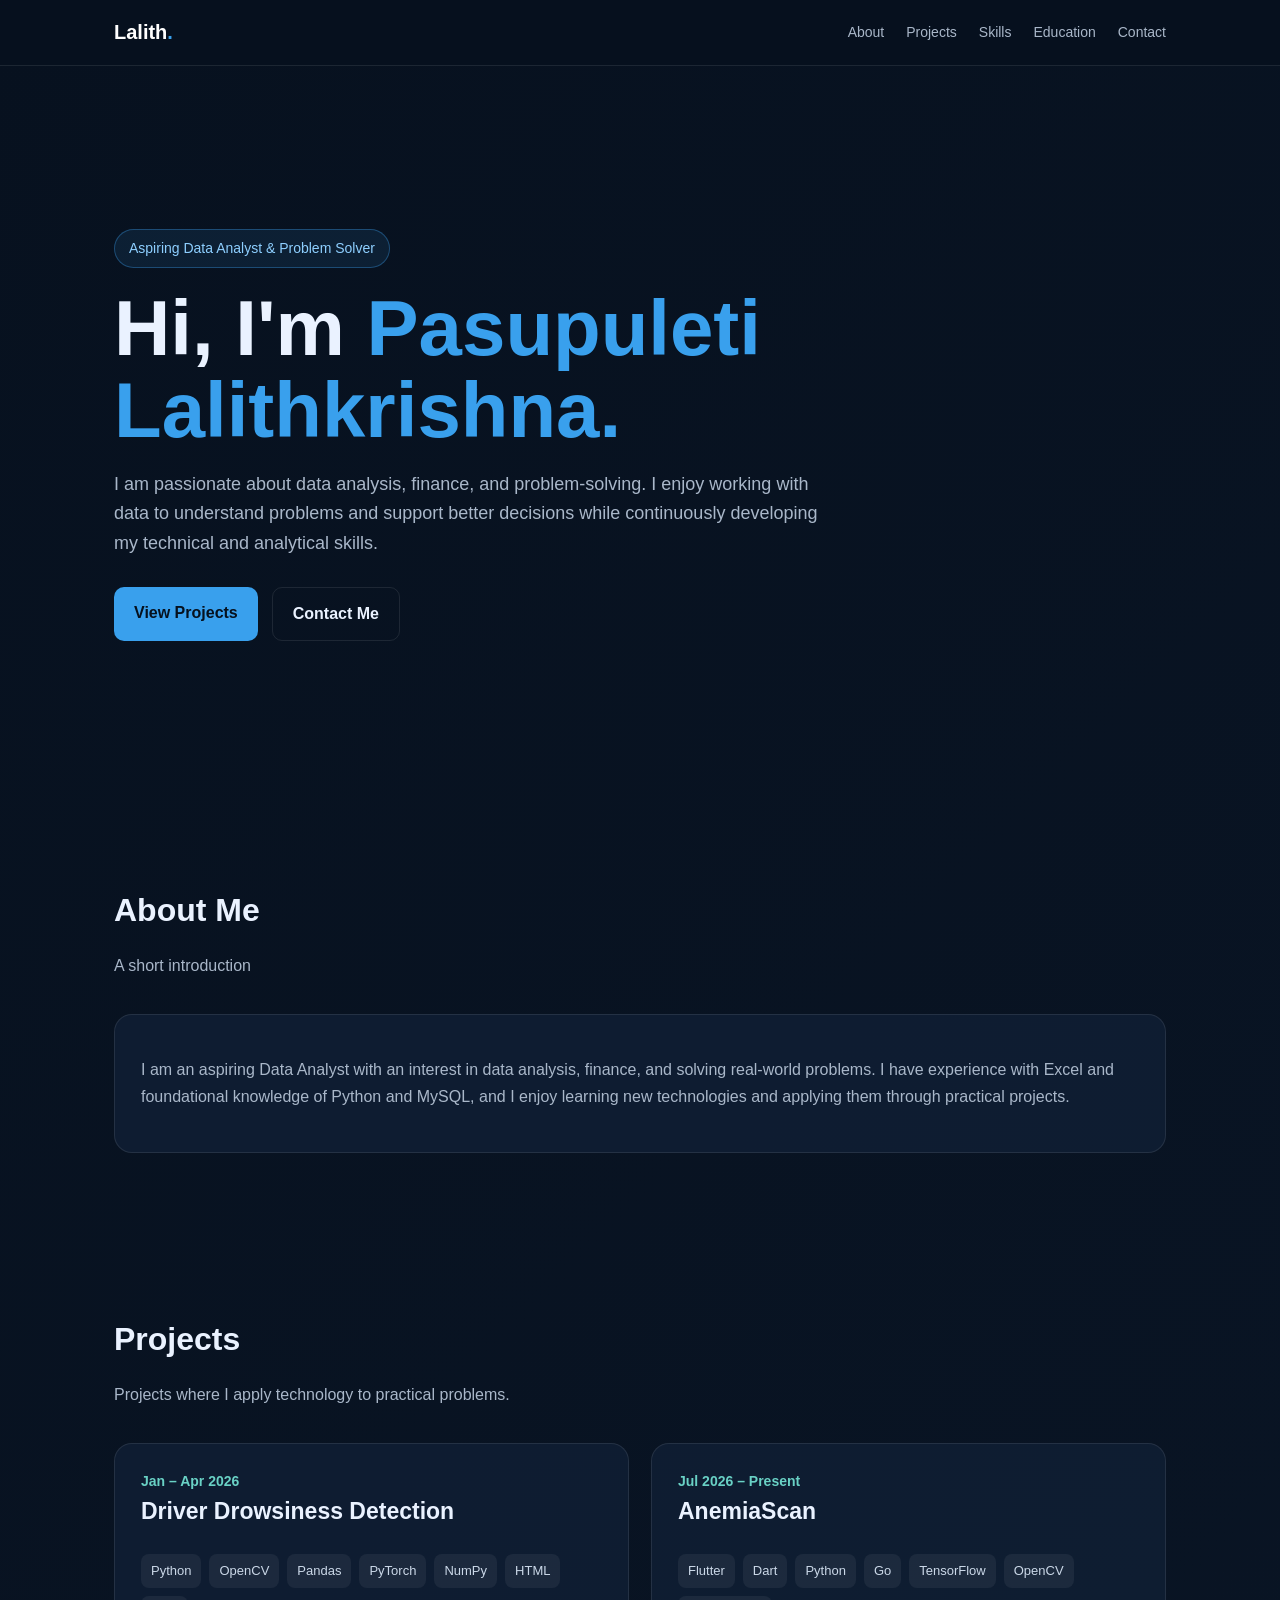
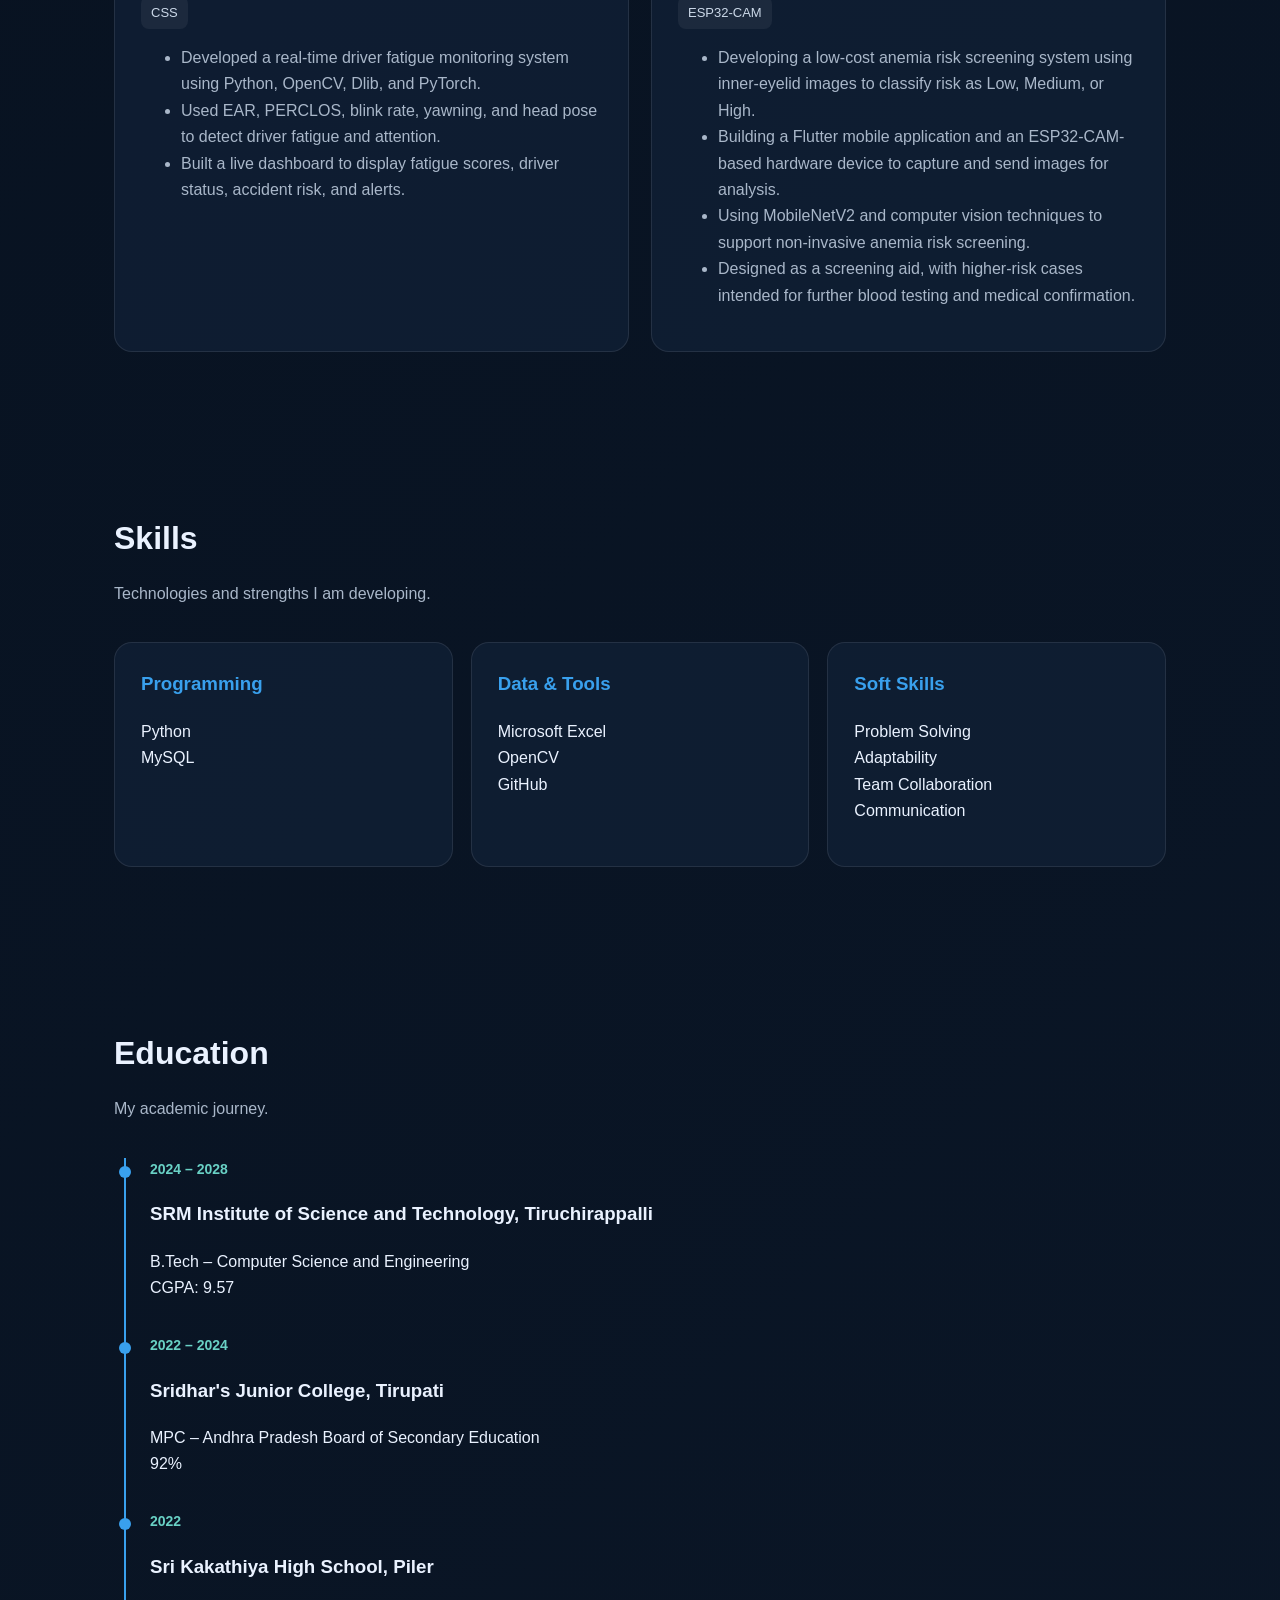
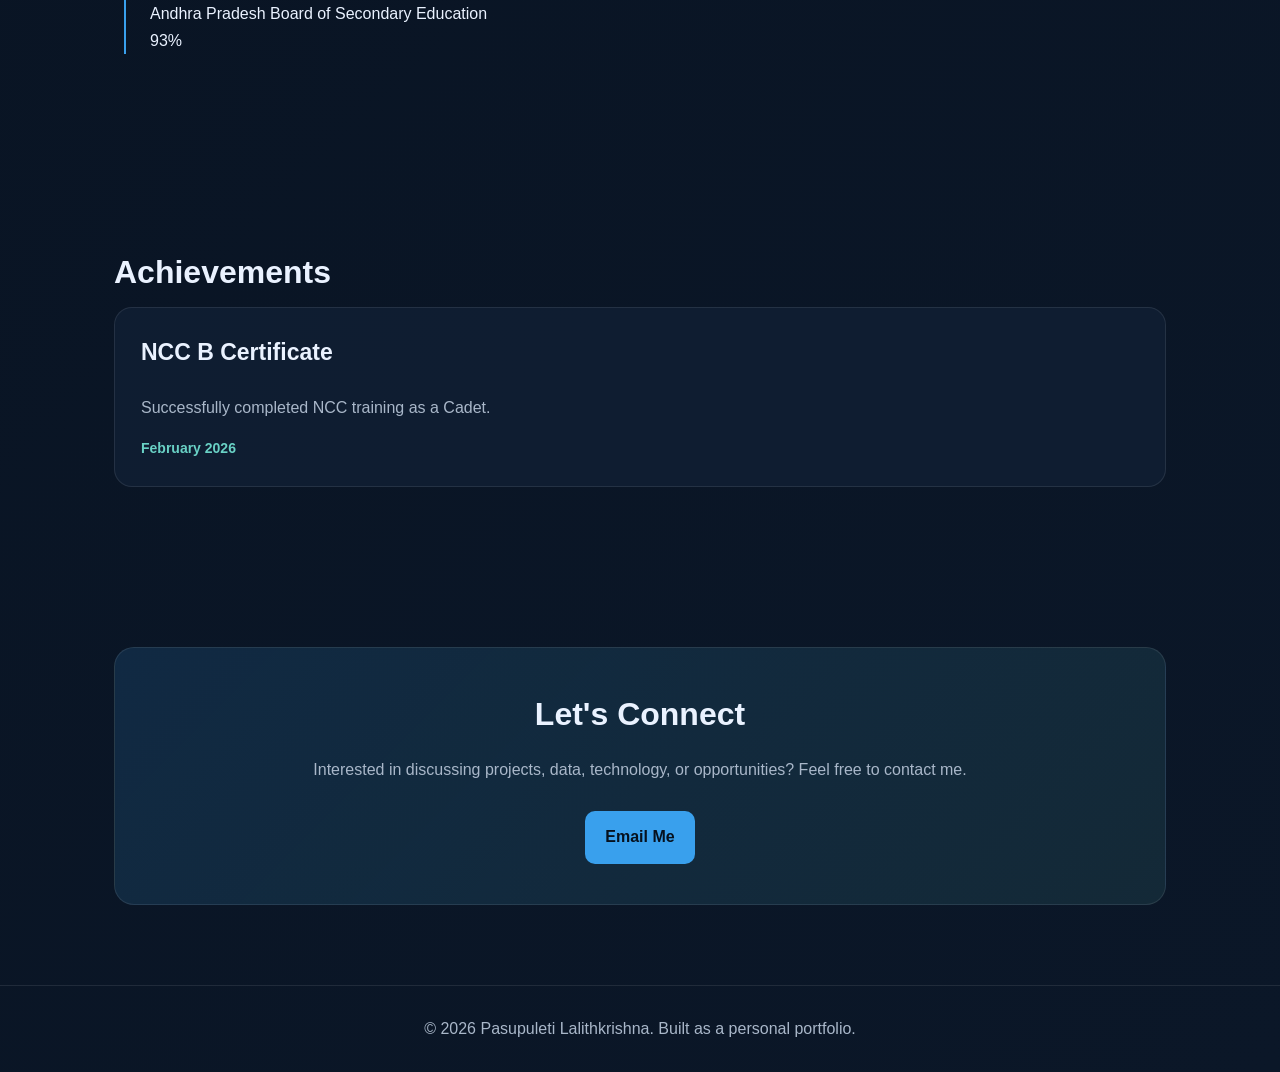
<file: index.html>
<!DOCTYPE html>
<html lang="en">
<head>
<meta charset="UTF-8">
<meta name="viewport" content="width=device-width, initial-scale=1.0">
<title>Pasupuleti Lalithkrishna | Portfolio</title>
<style>
:root{--bg:#07111f;--card:#101f34;--text:#eaf2ff;--muted:#a9b7c9;--accent:#39a0ed;--accent2:#69d1c5;--border:rgba(255,255,255,.09)}
*{box-sizing:border-box}html{scroll-behavior:smooth}body{margin:0;font-family:Arial,sans-serif;background:linear-gradient(135deg,#07111f,#0b1728);color:var(--text);line-height:1.65}
nav{position:sticky;top:0;background:rgba(7,17,31,.9);backdrop-filter:blur(12px);border-bottom:1px solid var(--border)}
.nav,.container{max-width:1100px;margin:auto;padding-left:24px;padding-right:24px}.nav{padding-top:16px;padding-bottom:16px;display:flex;justify-content:space-between;align-items:center}.logo{font-size:20px;font-weight:800;color:white;text-decoration:none}.logo span,h1 span{color:var(--accent)}.links{display:flex;gap:22px}.links a{color:var(--muted);text-decoration:none;font-size:14px}
.hero{min-height:82vh;display:flex;align-items:center;padding-top:70px;padding-bottom:70px}.badge{display:inline-block;padding:7px 14px;border:1px solid rgba(57,160,237,.35);background:rgba(57,160,237,.1);border-radius:100px;color:#8ecfff;font-size:14px}
h1{font-size:clamp(44px,8vw,78px);line-height:1.05;margin:20px 0 16px}.hero p{max-width:720px;color:var(--muted);font-size:18px}.buttons{display:flex;gap:14px;margin-top:28px;flex-wrap:wrap}.btn{padding:13px 20px;border-radius:10px;text-decoration:none;font-weight:700}.primary{background:var(--accent);color:#06111e}.secondary{border:1px solid var(--border);color:var(--text)}
section{padding:80px 0}.section-title{font-size:32px;margin:0 0 8px}.section-sub{color:var(--muted);margin-bottom:35px}.grid{display:grid;grid-template-columns:repeat(2,1fr);gap:22px}.card,.skill-card{background:rgba(16,31,52,.9);border:1px solid var(--border);border-radius:18px;padding:26px}.card h3{margin-top:0;font-size:23px}.card p,.project-list{color:var(--muted)}.tech{display:flex;flex-wrap:wrap;gap:8px;margin:16px 0}.tech span{font-size:13px;padding:6px 10px;background:rgba(255,255,255,.06);border-radius:8px;color:#cbd8e8}.date{color:var(--accent2);font-size:14px;font-weight:700}.skills{display:grid;grid-template-columns:repeat(3,1fr);gap:18px}.skill-card h3{margin-top:0;color:var(--accent)}
.timeline{border-left:2px solid var(--accent);padding-left:24px;margin-left:10px}.item{position:relative;margin-bottom:32px}.item:before{content:"";position:absolute;width:12px;height:12px;background:var(--accent);border-radius:50%;left:-31px;top:8px}
.contact{background:linear-gradient(135deg,rgba(57,160,237,.15),rgba(105,209,197,.1));border:1px solid var(--border);border-radius:20px;padding:40px;text-align:center}.contact p{color:var(--muted)}footer{text-align:center;padding:30px;color:var(--muted);border-top:1px solid var(--border)}
@media(max-width:750px){.links{display:none}.grid,.skills{grid-template-columns:1fr}.hero{min-height:75vh}}
</style>
</head>
<body>
<nav><div class="nav"><a class="logo" href="#home">Lalith<span>.</span></a><div class="links"><a href="#about">About</a><a href="#projects">Projects</a><a href="#skills">Skills</a><a href="#education">Education</a><a href="#contact">Contact</a></div></div></nav>
<main>
<section class="hero container" id="home"><div><div class="badge">Aspiring Data Analyst & Problem Solver</div><h1>Hi, I'm <span>Pasupuleti<br>Lalithkrishna.</span></h1><p>I am passionate about data analysis, finance, and problem-solving. I enjoy working with data to understand problems and support better decisions while continuously developing my technical and analytical skills.</p><div class="buttons"><a class="btn primary" href="#projects">View Projects</a><a class="btn secondary" href="mailto:pasupuletikrishna2822@gmail.com">Contact Me</a></div></div></section>
<section id="about"><div class="container"><h2 class="section-title">About Me</h2><p class="section-sub">A short introduction</p><div class="card"><p>I am an aspiring Data Analyst with an interest in data analysis, finance, and solving real-world problems. I have experience with Excel and foundational knowledge of Python and MySQL, and I enjoy learning new technologies and applying them through practical projects.</p></div></div></section>
<section id="projects"><div class="container"><h2 class="section-title">Projects</h2><p class="section-sub">Projects where I apply technology to practical problems.</p><div class="grid"><article class="card"><div class="date">Jan – Apr 2026</div><h3>Driver Drowsiness Detection</h3><div class="tech"><span>Python</span><span>OpenCV</span><span>Pandas</span><span>PyTorch</span><span>NumPy</span><span>HTML</span><span>CSS</span></div><ul class="project-list"><li>Developed a real-time driver fatigue monitoring system using Python, OpenCV, Dlib, and PyTorch.</li><li>Used EAR, PERCLOS, blink rate, yawning, and head pose to detect driver fatigue and attention.</li><li>Built a live dashboard to display fatigue scores, driver status, accident risk, and alerts.</li></ul></article><article class="card"><div class="date">Jul 2026 – Present</div><h3>AnemiaScan</h3><div class="tech"><span>Flutter</span><span>Dart</span><span>Python</span><span>Go</span><span>TensorFlow</span><span>OpenCV</span><span>ESP32-CAM</span></div><ul class="project-list"><li>Developing a low-cost anemia risk screening system using inner-eyelid images to classify risk as Low, Medium, or High.</li><li>Building a Flutter mobile application and an ESP32-CAM-based hardware device to capture and send images for analysis.</li><li>Using MobileNetV2 and computer vision techniques to support non-invasive anemia risk screening.</li><li>Designed as a screening aid, with higher-risk cases intended for further blood testing and medical confirmation.</li></ul></article></div></div></section>
<section id="skills"><div class="container"><h2 class="section-title">Skills</h2><p class="section-sub">Technologies and strengths I am developing.</p><div class="skills"><div class="skill-card"><h3>Programming</h3><p>Python<br>MySQL</p></div><div class="skill-card"><h3>Data & Tools</h3><p>Microsoft Excel<br>OpenCV<br>GitHub</p></div><div class="skill-card"><h3>Soft Skills</h3><p>Problem Solving<br>Adaptability<br>Team Collaboration<br>Communication</p></div></div></div></section>
<section id="education"><div class="container"><h2 class="section-title">Education</h2><p class="section-sub">My academic journey.</p><div class="timeline"><div class="item"><div class="date">2024 – 2028</div><h3>SRM Institute of Science and Technology, Tiruchirappalli</h3><p>B.Tech – Computer Science and Engineering<br>CGPA: 9.57</p></div><div class="item"><div class="date">2022 – 2024</div><h3>Sridhar's Junior College, Tirupati</h3><p>MPC – Andhra Pradesh Board of Secondary Education<br>92%</p></div><div class="item"><div class="date">2022</div><h3>Sri Kakathiya High School, Piler</h3><p>Andhra Pradesh Board of Secondary Education<br>93%</p></div></div></div></section>
<section id="achievements"><div class="container"><h2 class="section-title">Achievements</h2><div class="card"><h3>NCC B Certificate</h3><p>Successfully completed NCC training as a Cadet.</p><div class="date">February 2026</div></div></div></section>
<section id="contact"><div class="container"><div class="contact"><h2 class="section-title">Let's Connect</h2><p>Interested in discussing projects, data, technology, or opportunities? Feel free to contact me.</p><div class="buttons" style="justify-content:center"><a class="btn primary" href="mailto:pasupuletikrishna2822@gmail.com">Email Me</a></div></div></div></section>
</main><footer>© 2026 Pasupuleti Lalithkrishna. Built as a personal portfolio.</footer></body></html>
</file>
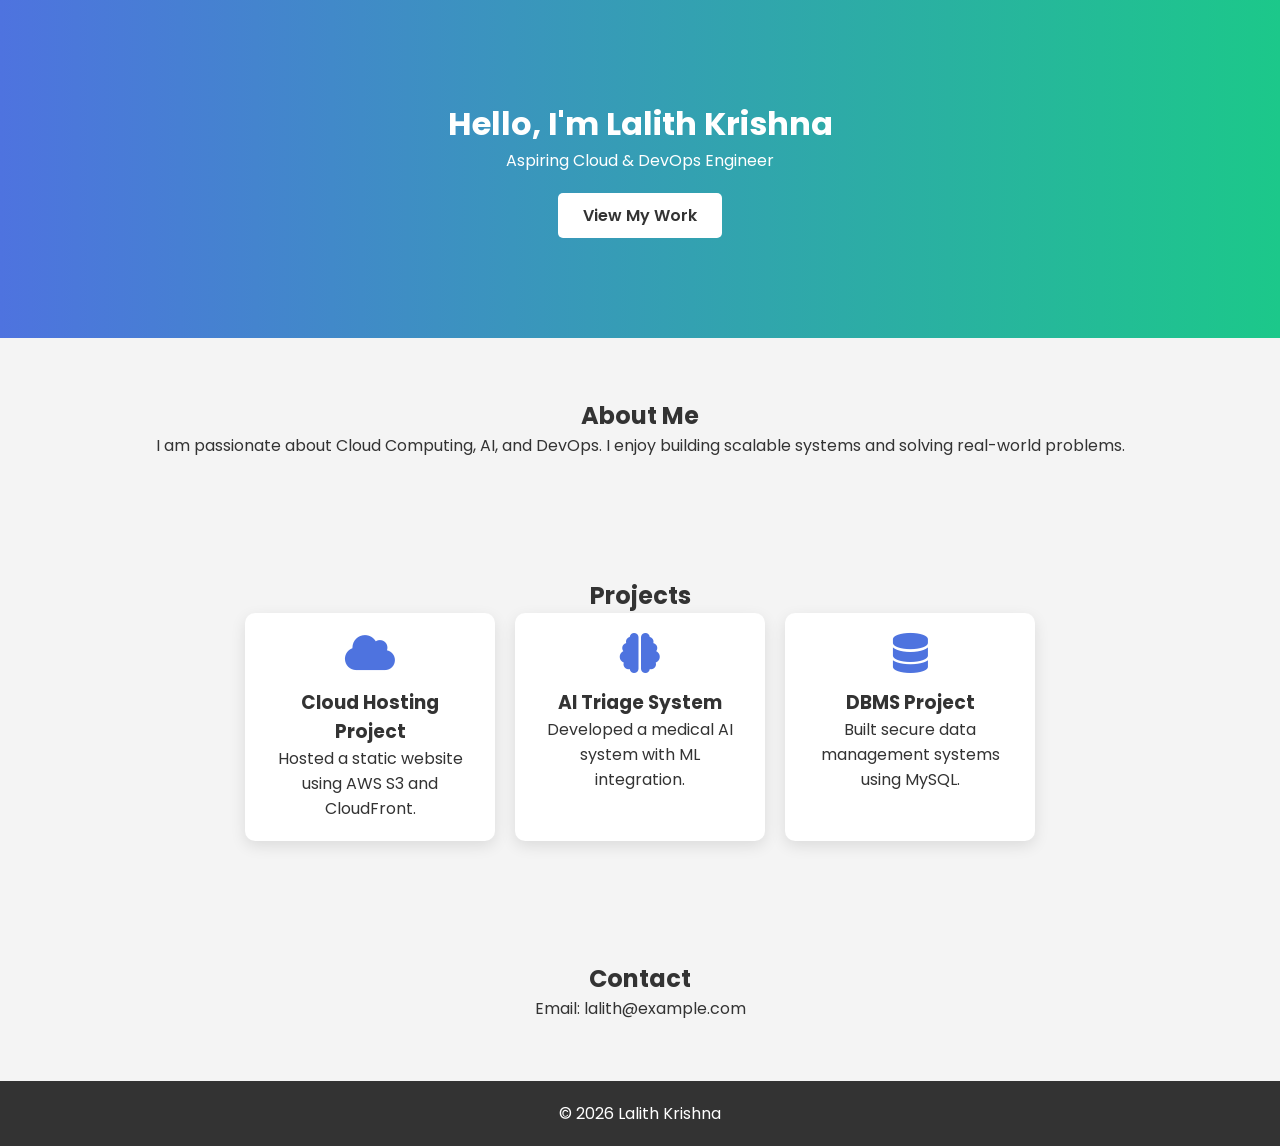
<file: portfolio-website/index.html>
<!DOCTYPE html>
<html lang="en">
<head>
  <meta charset="UTF-8">
  <title>Lalith Krishna | Portfolio</title>
  <meta name="viewport" content="width=device-width, initial-scale=1.0">

  <!-- Google Font -->
  <link href="https://fonts.googleapis.com/css2?family=Poppins:wght@300;600&display=swap" rel="stylesheet">

  <!-- Font Awesome -->
  <link rel="stylesheet" href="https://cdnjs.cloudflare.com/ajax/libs/font-awesome/6.4.0/css/all.min.css">

  <link rel="stylesheet" href="styles.css">
</head>
<body>

  <header class="hero">
    <h1>Hello, I'm Lalith Krishna</h1>
    <p>Aspiring Cloud & DevOps Engineer</p>
    <a href="#projects" class="btn">View My Work</a>
  </header>

  <section class="about">
    <h2>About Me</h2>
    <p>I am passionate about Cloud Computing, AI, and DevOps. I enjoy building scalable systems and solving real-world problems.</p>
  </section>

  <section id="projects" class="projects">
    <h2>Projects</h2>
    <div class="project-cards">
      <div class="card">
        <i class="fas fa-cloud"></i>
        <h3>Cloud Hosting Project</h3>
        <p>Hosted a static website using AWS S3 and CloudFront.</p>
      </div>

      <div class="card">
        <i class="fas fa-brain"></i>
        <h3>AI Triage System</h3>
        <p>Developed a medical AI system with ML integration.</p>
      </div>

      <div class="card">
        <i class="fas fa-database"></i>
        <h3>DBMS Project</h3>
        <p>Built secure data management systems using MySQL.</p>
      </div>
    </div>
  </section>

  <section class="contact">
    <h2>Contact</h2>
    <p>Email: lalith@example.com</p>
  </section>

  <footer>
    <p>© 2026 Lalith Krishna</p>
  </footer>

</body>
</html>
</file>
<file: portfolio-website/styles.css>
* {
  margin: 0;
  padding: 0;
  box-sizing: border-box;
  font-family: 'Poppins', sans-serif;
}

body {
  background: #f4f4f4;
  color: #333;
  text-align: center;
}

.hero {
  background: linear-gradient(to right, #4e73df, #1cc88a);
  color: white;
  padding: 100px 20px;
}

.btn {
  display: inline-block;
  margin-top: 20px;
  padding: 10px 25px;
  background: white;
  color: #333;
  text-decoration: none;
  border-radius: 5px;
  font-weight: 600;
}

section {
  padding: 60px 20px;
}

.project-cards {
  display: flex;
  justify-content: center;
  gap: 20px;
  flex-wrap: wrap;
}

.card {
  background: white;
  padding: 20px;
  width: 250px;
  border-radius: 10px;
  box-shadow: 0 5px 15px rgba(0,0,0,0.1);
}

.card i {
  font-size: 40px;
  margin-bottom: 15px;
  color: #4e73df;
}

footer {
  background: #333;
  color: white;
  padding: 20px;
}
</file>
